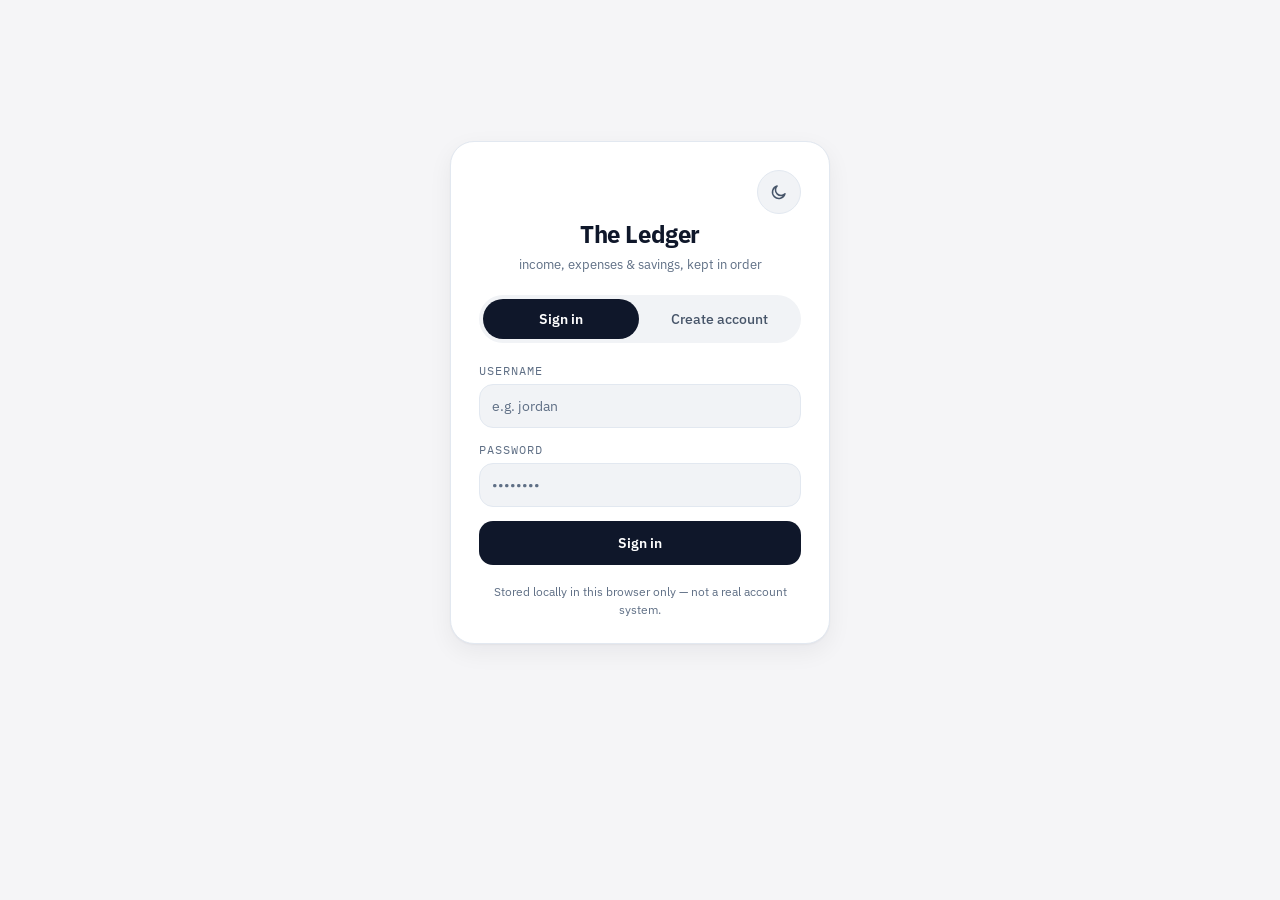
<file: budget-tracker.html>
<!DOCTYPE html>
<html lang="en">
<head>
<meta charset="UTF-8">
<meta name="viewport" content="width=device-width, initial-scale=1">
<title>Ledger — Budget Tracker</title>
<script>
  // Apply the saved/system theme before first paint so there's no light-to-dark flash.
  (function(){
    var theme = 'light';
    try{
      var saved = localStorage.getItem('ledger-theme');
      theme = saved || (window.matchMedia && window.matchMedia('(prefers-color-scheme: dark)').matches ? 'dark' : 'light');
    }catch(e){}
    document.documentElement.setAttribute('data-theme', theme);
  })();
</script>
<link rel="preconnect" href="https://fonts.googleapis.com">
<link rel="preconnect" href="https://fonts.gstatic.com" crossorigin>
<link rel="stylesheet" href="https://fonts.googleapis.com/css2?family=IBM+Plex+Sans:wght@400;500;600;700&family=IBM+Plex+Mono:wght@400;500;600;700&display=swap">
<style>
  :root{
    color-scheme: light;
    --bg: #F5F5F7;
    --surface: #FFFFFF;
    --surface-2: #F1F3F6;
    --surface-3: #E8ECF1;
    --text: #0F172A;
    --text-dim: #475569;
    --text-dimmer: #5F6F85;
    --navy: #0F172A;
    --navy-light: #1E3A8A;
    --focus: #1E3A8A;
    --gold: #A16207;
    --gold-soft: #D97706;
    --gold-text: #854D0E;
    --income: #059669;
    --income-bg: rgba(5,150,105,0.1);
    --income-text: #047857;
    --income-solid: #047857;
    --expense: #DC2626;
    --expense-bg: rgba(220,38,38,0.1);
    --expense-text: #B91C1C;
    --expense-solid: #DC2626;
    --on-solid: #FFFFFF;
    --border: #E2E8F0;
    --radius: 24px;
    --radius-sm: 14px;
    --shadow: 0 1px 2px rgba(15,23,42,0.04), 0 8px 24px rgba(15,23,42,0.06);
  }

  :root[data-theme="dark"]{
    color-scheme: dark;
    --bg: #0B1220;
    --surface: #131B2E;
    --surface-2: #1B2438;
    --surface-3: #232E47;
    --text: #E2E8F0;
    --text-dim: #94A3B8;
    --text-dimmer: #7C8BA3;
    --navy: #2563EB;
    --navy-light: #3B82F6;
    --focus: #60A5FA;
    --gold: #FBBF24;
    --gold-soft: #F59E0B;
    --gold-text: #FBBF24;
    --income: #34D399;
    --income-bg: rgba(52,211,153,0.15);
    --income-text: #34D399;
    --income-solid: #34D399;
    --expense: #F87171;
    --expense-bg: rgba(248,113,113,0.15);
    --expense-text: #F87171;
    --expense-solid: #F87171;
    --on-solid: #0B1220;
    --border: rgba(255,255,255,0.08);
    --shadow: 0 1px 2px rgba(0,0,0,0.2), 0 8px 24px rgba(0,0,0,0.3);
  }

  *{ box-sizing: border-box; }
  html,body{ margin:0; padding:0; }
  body{
    background: var(--bg);
    color: var(--text);
    font-family: 'IBM Plex Sans', sans-serif;
    min-height: 100vh;
    padding: 32px 16px 64px;
    transition: background-color .2s ease, color .2s ease;
  }

  .app{ max-width: 900px; margin: 0 auto; }

  /* Header */
  .header{
    display:flex;
    justify-content: space-between;
    align-items: flex-end;
    padding-bottom: 20px;
    margin-bottom: 20px;
  }
  .header h1{
    font-family: 'IBM Plex Sans', sans-serif;
    font-weight: 700;
    font-size: 1.7rem;
    margin: 0;
    letter-spacing: -0.02em;
    color: var(--navy);
  }
  .header .tagline{
    color: var(--text-dimmer);
    font-size: 0.85rem;
    margin-top: 4px;
  }
  .header .today{
    font-family: 'IBM Plex Mono', monospace;
    font-size: 0.78rem;
    color: var(--text-dimmer);
    text-align: right;
  }
  .header-actions{ display:flex; align-items:center; gap: 12px; }

  .theme-toggle{
    width: 44px; height: 44px;
    display:flex; align-items:center; justify-content:center;
    background: var(--surface-2);
    border: 1px solid var(--border);
    border-radius: 999px;
    color: var(--text-dim);
    cursor: pointer;
    transition: background .15s, color .15s, border-color .15s;
    flex-shrink: 0;
  }
  .theme-toggle:hover{ color: var(--navy); border-color: var(--navy); }
  .theme-toggle svg{ width: 18px; height: 18px; }

  /* Tabs — segmented pill control */
  .tabs{
    display:flex;
    gap: 2px;
    margin-bottom: 20px;
    background: var(--surface-2);
    border-radius: 999px;
    padding: 4px;
    width: fit-content;
    max-width: 100%;
    overflow-x: auto;
    scrollbar-width: none;
  }
  .tabs::-webkit-scrollbar{ display: none; }
  .tab{
    background: none;
    border: none;
    color: var(--text-dim);
    font-family: 'IBM Plex Sans', sans-serif;
    font-size: 0.85rem;
    font-weight: 500;
    padding: 8px 16px;
    min-height: 40px;
    white-space: nowrap;
    flex-shrink: 0;
    cursor: pointer;
    border-radius: 999px;
    transition: color .15s, background .15s;
  }
  .tab:hover{ color: var(--text); }
  .tab.active{ color: #fff; background: var(--navy); font-weight: 600; }

  :where(button, input, select, [tabindex]):focus-visible{
    outline: 2px solid var(--focus);
    outline-offset: 2px;
  }

  .panel{ display:none; }
  .panel.active{ display:block; animation: fade .25s ease; }
  @keyframes fade{ from{opacity:0; transform: translateY(4px);} to{opacity:1; transform:none;} }

  /* Bento grid — Overview */
  .bento-grid{
    display: grid;
    grid-template-columns: repeat(4, 1fr);
    grid-template-areas:
      "balance balance income expense"
      "balance balance categories categories"
      "chart chart chart chart"
      "goals goals goals goals";
    gap: 16px;
    margin-bottom: 18px;
  }
  .tile{
    background: var(--surface);
    border: 1px solid var(--border);
    border-radius: var(--radius);
    box-shadow: var(--shadow);
    padding: 22px 24px;
    transition: transform .2s ease, box-shadow .2s ease;
  }
  @media (hover: hover){
    .tile:hover{ transform: scale(1.015); box-shadow: 0 4px 8px rgba(15,23,42,0.06), 0 16px 32px rgba(15,23,42,0.09); }
  }
  .tile-balance{ grid-area: balance; display:flex; flex-direction:column; justify-content:center; }
  .tile-income{ grid-area: income; }
  .tile-expense{ grid-area: expense; }
  .tile-categories{ grid-area: categories; }
  .tile-chart{ grid-area: chart; position: relative; }
  .tile-goals{ grid-area: goals; }

  .tile-label{
    font-family: 'IBM Plex Mono', monospace;
    font-size: 0.75rem;
    letter-spacing: 1.2px;
    text-transform: uppercase;
    color: var(--text-dimmer);
    margin-bottom: 8px;
  }
  .tile-amount{
    font-family: 'IBM Plex Mono', monospace;
    font-variant-numeric: tabular-nums;
    font-weight: 600;
    font-size: 2.4rem;
    line-height: 1.1;
    letter-spacing: -0.01em;
  }
  .tile-amount.negative{ color: var(--expense); }
  .tile-amount.positive{ color: var(--navy); }
  .tile-income .tile-amount{ font-size: 1.5rem; color: var(--income); }
  .tile-expense .tile-amount{ font-size: 1.5rem; color: var(--expense); }

  .tile h2{
    font-family: 'IBM Plex Sans', sans-serif;
    font-size: 0.95rem;
    font-weight: 600;
    margin: 0 0 14px;
    color: var(--text);
  }

  /* Cards (Transactions / Goals tabs) */
  .card{
    background: var(--surface);
    border: 1px solid var(--border);
    border-radius: var(--radius);
    box-shadow: var(--shadow);
    padding: 22px 24px;
    margin-bottom: 16px;
  }
  .card h2{
    font-family: 'IBM Plex Sans', sans-serif;
    font-size: 1rem;
    font-weight: 600;
    margin: 0 0 16px;
    color: var(--text);
  }

  /* Category / goal progress rows */
  .cat-row{ margin-bottom: 14px; }
  .cat-row:last-child{ margin-bottom: 0; }
  .cat-row .cat-top{
    display:flex; justify-content: space-between;
    font-size: 0.85rem;
    margin-bottom: 6px;
  }
  .cat-top .amt{ font-family: 'IBM Plex Mono', monospace; font-variant-numeric: tabular-nums; color: var(--text-dim); }
  .bar-track{
    height: 8px;
    background: var(--surface-3);
    border-radius: 999px;
    overflow: hidden;
  }
  .bar-fill{
    height: 100%;
    border-radius: 999px;
    transition: width .3s;
  }
  .bar-fill.navy{ background: linear-gradient(90deg, var(--navy-light), var(--navy)); }
  .bar-fill.gold{ background: linear-gradient(90deg, var(--gold-soft), var(--gold)); }

  /* Monthly expense chart */
  .chart-wrap{ width: 100%; }
  .chart-svg{ width: 100%; height: auto; display:block; overflow: visible; }
  .chart-bar{ fill: var(--expense); transition: fill-opacity .15s; }
  .chart-hit{ fill: transparent; cursor: pointer; }
  .chart-bar-group:hover .chart-bar,
  .chart-bar-group:focus-within .chart-bar{ fill-opacity: 0.8; }
  .chart-bar-group:focus{ outline: none; }
  .chart-bar-group:focus-visible .chart-hit{ stroke: var(--focus); stroke-width: 2; }
  .chart-axis-label{
    font-family: 'IBM Plex Mono', monospace;
    font-size: 11px;
    fill: var(--text-dimmer);
  }
  .chart-value-label{
    font-family: 'IBM Plex Mono', monospace;
    font-size: 11px;
    fill: var(--text-dim);
  }
  .chart-baseline{ stroke: var(--border); stroke-width: 1; }
  .chart-tooltip{
    position: absolute;
    pointer-events: none;
    background: var(--navy);
    color: #fff;
    font-family: 'IBM Plex Sans', sans-serif;
    font-size: 0.75rem;
    padding: 6px 10px;
    border-radius: 8px;
    white-space: nowrap;
    transform: translate(-50%, -100%);
    opacity: 0;
    transition: opacity .12s ease;
    z-index: 10;
  }
  .chart-tooltip .val{
    font-family: 'IBM Plex Mono', monospace;
    font-weight: 600;
  }
  .chart-tooltip.visible{ opacity: 1; }

  .empty{
    color: var(--text-dimmer);
    font-size: 0.85rem;
    padding: 8px 0;
  }

  /* Forms */
  .form-row{
    display:flex;
    gap: 10px;
    flex-wrap: wrap;
    margin-bottom: 16px;
  }
  .field{ flex: 1; min-width: 110px; display:flex; flex-direction:column; gap:6px; }
  .field label, .field .field-label{
    font-size: 0.75rem;
    text-transform: uppercase;
    letter-spacing: 1px;
    color: var(--text-dimmer);
    font-family: 'IBM Plex Mono', monospace;
  }
  input, select{
    background: var(--surface-2);
    border: 1px solid var(--border);
    color: var(--text);
    padding: 10px 12px;
    min-height: 44px;
    border-radius: var(--radius-sm);
    font-family: 'IBM Plex Sans', sans-serif;
    font-size: 0.88rem;
    transition: border-color .15s, background .15s;
  }
  input:focus, select:focus{ border-color: var(--focus); background: var(--surface); }
  input::placeholder{ color: var(--text-dimmer); }

  .toggle-group{ display:flex; border: 1px solid var(--border); border-radius: var(--radius-sm); overflow:hidden; background: var(--surface-2); }
  .toggle-btn{
    flex:1;
    background: none;
    border:none;
    color: var(--text-dim);
    padding: 10px 12px;
    min-height: 44px;
    font-size: 0.85rem;
    cursor: pointer;
    font-family: 'IBM Plex Sans', sans-serif;
    transition: background .15s, color .15s;
  }
  .toggle-btn.active.income{ background: var(--income-solid); color: var(--on-solid); font-weight:600; }
  .toggle-btn.active.expense{ background: var(--expense-solid); color: var(--on-solid); font-weight:600; }

  .btn{
    background: var(--navy);
    color: #fff;
    border: none;
    padding: 11px 20px;
    min-height: 44px;
    border-radius: var(--radius-sm);
    font-weight: 600;
    font-size: 0.85rem;
    cursor: pointer;
    font-family: 'IBM Plex Sans', sans-serif;
    transition: background .15s, transform .15s;
  }
  .btn:hover{ background: var(--navy-light); }
  .btn:active{ transform: scale(0.98); }
  .tab:focus-visible, .toggle-btn:focus-visible{ outline-offset: -2px; }
  .btn.ghost{
    background: transparent;
    border: 1px solid var(--border);
    color: var(--text-dim);
  }
  .btn.ghost:hover{ border-color: var(--navy); color: var(--navy); background: var(--surface-2); }

  /* Transaction list */
  .ledger-month{
    font-family: 'IBM Plex Mono', monospace;
    font-size: 0.75rem;
    text-transform: uppercase;
    letter-spacing: 1.2px;
    color: var(--text-dimmer);
    margin: 18px 0 8px;
  }
  .ledger-month:first-child{ margin-top: 0; }
  .ledger-line{
    display:flex;
    align-items: center;
    justify-content: space-between;
    gap: 12px;
    padding: 12px 0;
    border-bottom: 1px solid var(--border);
  }
  .ledger-line:last-child{ border-bottom: none; }
  .ledger-line .info{ display:flex; flex-direction:column; gap: 2px; min-width:0; }
  .ledger-line .desc{
    font-size: 0.9rem;
    font-weight: 500;
    white-space: nowrap;
    overflow: hidden;
    text-overflow: ellipsis;
  }
  .ledger-line .cat-tag{
    font-size: 0.75rem;
    color: var(--text-dimmer);
  }
  .ledger-line .right{ display:flex; align-items:center; gap: 8px; flex-shrink:0; }
  .ledger-line .amt{
    font-family: 'IBM Plex Mono', monospace;
    font-variant-numeric: tabular-nums;
    font-size: 0.85rem;
    font-weight: 600;
    white-space: nowrap;
    padding: 4px 10px;
    border-radius: 999px;
  }
  .ledger-line .amt.income{ color: var(--income-text); background: var(--income-bg); }
  .ledger-line .amt.expense{ color: var(--expense-text); background: var(--expense-bg); }
  .del{
    display:flex; align-items:center; justify-content:center;
    width: 40px; height: 40px; flex-shrink: 0;
    background:none; border:none; color: var(--text-dimmer);
    cursor:pointer; font-size: 0.9rem; padding: 0;
    border-radius: 8px;
    transition: color .15s, background .15s;
  }
  .del:hover{ color: var(--expense-text); background: var(--expense-bg); }

  .total-line{
    display:flex;
    justify-content: space-between;
    padding-top: 14px;
    margin-top: 8px;
    border-top: 2px solid var(--navy);
    font-family: 'IBM Plex Mono', monospace;
    font-variant-numeric: tabular-nums;
    font-weight: 600;
    font-size: 0.95rem;
  }

  /* Goals */
  .goal-grid{
    display: grid;
    grid-template-columns: repeat(2, 1fr);
    gap: 16px;
  }
  .goal-card{
    background: var(--surface-2);
    border: 1px solid var(--border);
    border-radius: var(--radius-sm);
    padding: 18px 20px;
    transition: transform .2s ease;
  }
  @media (hover: hover){
    .goal-card:hover{ transform: scale(1.015); }
  }
  .goal-top{ display:flex; justify-content: space-between; align-items: flex-start; margin-bottom: 8px; gap: 8px; }
  .goal-name{ font-family: 'IBM Plex Sans', sans-serif; font-weight: 600; font-size: 1rem; }
  .goal-nums{ font-family: 'IBM Plex Mono', monospace; font-variant-numeric: tabular-nums; font-size: 0.82rem; color: var(--text-dim); }
  .goal-nums .target{ color: var(--text-dimmer); }
  .goal-actions{ display:flex; gap: 8px; margin-top: 14px; align-items:center; }
  .goal-actions input{ width: 110px; }
  .goal-pct{ font-family: 'IBM Plex Mono', monospace; font-size: 0.75rem; color: var(--gold-text); margin-top: 6px; }

  /* Daily calendar */
  .cal-nav{
    display:flex; align-items:center; justify-content: space-between;
    margin-bottom: 16px;
  }
  .cal-nav-btns{ display:flex; align-items:center; gap: 8px; }
  .cal-nav button{
    width: 40px; height: 40px;
    display:flex; align-items:center; justify-content:center;
    background: var(--surface-2);
    border: 1px solid var(--border);
    border-radius: 8px;
    color: var(--text-dim);
    cursor: pointer;
    font-family: 'IBM Plex Sans', sans-serif;
    font-size: 1rem;
    transition: border-color .15s, color .15s;
  }
  .cal-nav button:hover{ border-color: var(--navy); color: var(--navy); }
  .cal-nav .cal-today-btn{ width: auto; padding: 0 12px; font-size: 0.75rem; font-weight: 600; }
  .cal-label{ font-weight: 600; font-size: 1rem; }
  .calendar-grid{
    display: grid;
    grid-template-columns: repeat(7, 1fr);
    gap: 6px;
  }
  .cal-weekday{
    text-align:center;
    font-family: 'IBM Plex Mono', monospace;
    font-size: 0.72rem;
    letter-spacing: 0.5px;
    text-transform: uppercase;
    color: var(--text-dimmer);
    padding-bottom: 6px;
  }
  .day-cell{
    aspect-ratio: 1;
    display:flex; flex-direction:column; align-items:center; justify-content:center; gap: 4px;
    background: var(--surface-2);
    border: 1px solid var(--border);
    border-radius: 10px;
    color: var(--text);
    font-family: 'IBM Plex Sans', sans-serif;
    font-size: 0.8rem;
    cursor: pointer;
    transition: border-color .15s, background .15s;
  }
  .day-cell:hover{ border-color: var(--navy); }
  .day-cell.today{ border-color: var(--gold); border-width: 2px; font-weight: 600; }
  .day-cell.selected{ background: var(--navy); color: #fff; border-color: var(--navy); }
  .day-cell.empty{ visibility: hidden; pointer-events: none; }
  .day-dots{ display:flex; gap: 3px; height: 6px; }
  .day-dot{ width: 5px; height: 5px; border-radius: 50%; }
  .day-dot.income{ background: var(--income); }
  .day-dot.expense{ background: var(--expense); }
  .day-cell.selected .day-dot{ box-shadow: 0 0 0 1px rgba(255,255,255,0.6); }

  .day-detail-title{
    font-family: 'IBM Plex Sans', sans-serif;
    font-size: 1rem;
    font-weight: 600;
    margin: 0 0 4px;
  }
  .day-detail-sub{
    font-family: 'IBM Plex Mono', monospace;
    font-variant-numeric: tabular-nums;
    font-size: 0.8rem;
    color: var(--text-dim);
    margin-bottom: 16px;
  }
  .day-detail-sub .net-positive{ color: var(--income-text); }
  .day-detail-sub .net-negative{ color: var(--expense-text); }

  .loading{ text-align:center; color: var(--text-dimmer); padding: 40px 0; }

  /* Auth screen */
  .auth-wrap{
    min-height: 80vh;
    display:flex; align-items:center; justify-content:center;
    padding: 20px;
  }
  .auth-card{
    width: 100%;
    max-width: 380px;
    background: var(--surface);
    border: 1px solid var(--border);
    border-radius: var(--radius);
    box-shadow: var(--shadow);
    padding: 28px 28px 24px;
  }
  .auth-card-top{ display:flex; justify-content:flex-end; margin-bottom: 4px; }
  .auth-title{
    font-family: 'IBM Plex Sans', sans-serif;
    font-weight: 700;
    font-size: 1.5rem;
    text-align:center;
    color: var(--navy);
    margin: 0;
    letter-spacing: -0.02em;
  }
  .auth-tagline{
    text-align:center;
    color: var(--text-dimmer);
    font-size: 0.82rem;
    margin: 6px 0 22px;
  }
  .auth-tabs{ width: 100%; margin-bottom: 20px; }
  .auth-tabs .tab{ flex:1; text-align:center; }
  .auth-error{
    color: var(--expense-text);
    background: var(--expense-bg);
    border-radius: 8px;
    padding: 8px 12px;
    font-size: 0.8rem;
    margin: -4px 0 14px;
  }
  .auth-note{
    text-align:center;
    color: var(--text-dimmer);
    font-size: 0.75rem;
    margin-top: 18px;
    line-height: 1.5;
  }
  .signed-in-as{
    font-family: 'IBM Plex Mono', monospace;
    font-size: 0.75rem;
    color: var(--text-dimmer);
    text-align: right;
    margin-top: 3px;
  }
  .signed-in-as strong{ color: var(--text-dim); font-weight: 600; }

  @media (max-width: 640px){
    .bento-grid{
      grid-template-columns: 1fr;
      grid-template-areas:
        "balance"
        "income"
        "expense"
        "categories"
        "chart"
        "goals";
    }
    .goal-grid{ grid-template-columns: 1fr; }
  }
  @media (max-width: 480px){
    .tile-amount{ font-size: 1.9rem; }
    .header{ flex-direction: column; align-items: flex-start; gap: 6px; }
    .header .today{ text-align: left; }
    .calendar-grid{ gap: 4px; }
    .day-cell{ font-size: 0.7rem; border-radius: 8px; }
  }
  @media (prefers-reduced-motion: reduce){
    *{ animation-duration: 0.01ms !important; transition-duration: 0.01ms !important; }
  }
</style>
</head>
<body>
<div class="app" id="app">
  <div class="loading" id="loading">Loading…</div>
</div>

<script>
const STORAGE_PREFIX = 'ledger-data-v1';
const USERS_KEY = 'ledger-users';
const SESSION_KEY = 'ledger-current-user';
const EXPENSE_CATS = ['Food','Housing','Transport','Utilities','Entertainment','Health','Other'];
const INCOME_CATS = ['Salary','Freelance','Gift','Other'];

let state = { transactions: [], goals: [] };
let activeTab = 'overview';
let txType = 'expense';
let dailyType = 'expense';

let currentUser = null;
let authMode = 'signin';
let authError = '';

// Local calendar date as YYYY-MM-DD. (toISOString() is UTC, which flips to
// "tomorrow" in the evening for anyone west of Greenwich.)
function localISO(d){
  return `${d.getFullYear()}-${String(d.getMonth() + 1).padStart(2, '0')}-${String(d.getDate()).padStart(2, '0')}`;
}
function todayISO(){ return localISO(new Date()); }
let selectedDate = todayISO();
let calYear = new Date().getFullYear();
let calMonthIdx = new Date().getMonth();

const THEME_KEY = 'ledger-theme';
function toggleTheme(){
  const current = document.documentElement.getAttribute('data-theme') === 'dark' ? 'dark' : 'light';
  const next = current === 'dark' ? 'light' : 'dark';
  document.documentElement.setAttribute('data-theme', next);
  try{ localStorage.setItem(THEME_KEY, next); }catch(e){}
  render();
}

const SUN_ICON = '<svg viewBox="0 0 24 24" fill="none" stroke="currentColor" stroke-width="2" stroke-linecap="round"><circle cx="12" cy="12" r="4"></circle><path d="M12 2v2M12 20v2M4.9 4.9l1.4 1.4M17.7 17.7l1.4 1.4M2 12h2M20 12h2M4.9 19.1l1.4-1.4M17.7 6.3l1.4-1.4"></path></svg>';
const MOON_ICON = '<svg viewBox="0 0 24 24" fill="none" stroke="currentColor" stroke-width="2" stroke-linecap="round" stroke-linejoin="round"><path d="M20 14.5A8.5 8.5 0 1 1 9.5 4a7 7 0 0 0 10.5 10.5Z"></path></svg>';

// Money is stored as integer cents (v2 data) so sums are exact: 10 + 20 === 30.
// With dollar floats, 0.1 + 0.2 is 0.30000000000000004.
const DATA_VERSION = 2;
function toCents(value){
  const n = parseFloat(value);
  return Number.isFinite(n) ? Math.round(n * 100) : NaN;
}
function fmt(cents){
  const neg = cents < 0;
  const v = (Math.abs(cents) / 100).toLocaleString(undefined, {minimumFractionDigits:2, maximumFractionDigits:2});
  return (neg ? '-' : '') + '$' + v;
}
function uid(){ return Math.random().toString(36).slice(2,10); }
function escapeHtml(s){
  return String(s).replace(/[&<>"']/g, c => ({'&':'&amp;','<':'&lt;','>':'&gt;','"':'&quot;',"'":'&#39;'}[c]));
}

async function hashPassword(pw){
  if(window.crypto && window.crypto.subtle){
    try{
      const buf = await crypto.subtle.digest('SHA-256', new TextEncoder().encode(pw));
      return Array.from(new Uint8Array(buf)).map(b => b.toString(16).padStart(2,'0')).join('');
    }catch(e){ /* fall through to non-crypto fallback below */ }
  }
  let h = 0;
  for(let i = 0; i < pw.length; i++){ h = (Math.imul(31, h) + pw.charCodeAt(i)) | 0; }
  return 'fallback:' + h.toString(16);
}

function getUsers(){
  try{ return JSON.parse(localStorage.getItem(USERS_KEY)) || {}; }catch(e){ return {}; }
}
function saveUsers(users){
  localStorage.setItem(USERS_KEY, JSON.stringify(users));
}
function userStorageKey(username){ return `${STORAGE_PREFIX}:${username}`; }

async function signIn(username, password){
  username = username.trim();
  authError = '';
  const users = getUsers();
  const rec = users[username];
  if(!username || !rec){ authError = 'No account found with that username.'; render(); return; }
  const hash = await hashPassword(password);
  if(hash !== rec.passwordHash){ authError = 'Incorrect password.'; render(); return; }
  currentUser = username;
  localStorage.setItem(SESSION_KEY, username);
  loadUserData();
  render();
}

async function signUp(username, password, confirm){
  username = username.trim();
  authError = '';
  if(!username){ authError = 'Enter a username.'; render(); return; }
  if(password.length < 4){ authError = 'Password must be at least 4 characters.'; render(); return; }
  if(password !== confirm){ authError = 'Passwords do not match.'; render(); return; }
  const users = getUsers();
  if(users[username]){ authError = 'That username is already taken.'; render(); return; }
  users[username] = { passwordHash: await hashPassword(password) };
  saveUsers(users);
  currentUser = username;
  localStorage.setItem(SESSION_KEY, username);
  loadUserData();
  render();
}

function signOut(){
  currentUser = null;
  localStorage.removeItem(SESSION_KEY);
  state = { transactions: [], goals: [] };
  activeTab = 'overview';
  authMode = 'signin';
  authError = '';
  render();
}

function loadUserData(){
  state = { transactions: [], goals: [] };
  try{
    const raw = localStorage.getItem(userStorageKey(currentUser));
    if(raw){
      state = JSON.parse(raw);
      state.transactions = state.transactions || [];
      state.goals = state.goals || [];
      if(state.v !== DATA_VERSION){
        // v1 stored dollar floats; convert to integer cents once.
        const c = x => Math.round((Number(x) || 0) * 100);
        state.transactions.forEach(t => { t.amount = c(t.amount); });
        state.goals.forEach(g => { g.target = c(g.target); g.saved = c(g.saved); });
        state.v = DATA_VERSION;
        save();
      }
    }
  }catch(e){
    // no existing data yet
  }
}

function restoreSession(){
  const saved = localStorage.getItem(SESSION_KEY);
  if(saved){
    currentUser = saved;
    loadUserData();
  }
  render();
}

function save(){
  if(!currentUser) return;
  try{
    state.v = DATA_VERSION;
    localStorage.setItem(userStorageKey(currentUser), JSON.stringify(state));
  }catch(e){
    console.error('Could not save ledger data', e);
  }
}

function addTransaction(data){
  state.transactions.unshift({ id: uid(), ...data });
  save(); render();
}
function deleteTransaction(id){
  state.transactions = state.transactions.filter(t => t.id !== id);
  save(); render();
}
function addGoal(data){
  state.goals.push({ id: uid(), saved: 0, ...data });
  save(); render();
}
function deleteGoal(id){
  state.goals = state.goals.filter(g => g.id !== id);
  save(); render();
}
function contributeToGoal(id, amount){
  const g = state.goals.find(g => g.id === id);
  if(g){ g.saved = Math.max(0, g.saved + amount); save(); render(); }
}

function totals(){
  let income = 0, expense = 0;
  const byCategory = {};
  state.transactions.forEach(t => {
    if(t.type === 'income') income += t.amount;
    else {
      expense += t.amount;
      byCategory[t.category] = (byCategory[t.category] || 0) + t.amount;
    }
  });
  return { income, expense, balance: income - expense, byCategory };
}

function monthKey(dateStr){
  const d = new Date(dateStr + 'T00:00:00');
  return d.toLocaleString(undefined, { month: 'long', year: 'numeric' });
}

function pad2(n){ return String(n).padStart(2, '0'); }

function transactionsForDate(dateStr){
  return state.transactions.filter(tx => tx.date === dateStr);
}

function dayTotals(dateStr){
  let income = 0, expense = 0;
  transactionsForDate(dateStr).forEach(tx => {
    if(tx.type === 'income') income += tx.amount; else expense += tx.amount;
  });
  return { income, expense, net: income - expense };
}

function shiftCalendar(delta){
  calMonthIdx += delta;
  if(calMonthIdx < 0){ calMonthIdx = 11; calYear--; }
  if(calMonthIdx > 11){ calMonthIdx = 0; calYear++; }
  render();
}

function goToToday(){
  const d = new Date();
  calYear = d.getFullYear();
  calMonthIdx = d.getMonth();
  selectedDate = todayISO();
  render();
}

function monthlyExpenseSeries(){
  const buckets = {};
  state.transactions.forEach(tx => {
    if(tx.type !== 'expense') return;
    const d = new Date(tx.date + 'T00:00:00');
    const key = `${d.getFullYear()}-${String(d.getMonth()+1).padStart(2,'0')}`;
    buckets[key] = (buckets[key] || 0) + tx.amount;
  });
  const keys = Object.keys(buckets).sort();
  const recent = keys.slice(-6);
  const years = new Set(recent.map(k => k.slice(0,4)));
  return recent.map(key => {
    const [y, m] = key.split('-').map(Number);
    const d = new Date(y, m-1, 1);
    const label = years.size > 1
      ? d.toLocaleString(undefined, { month: 'short', year: '2-digit' })
      : d.toLocaleString(undefined, { month: 'short' });
    return { key, label, total: buckets[key] };
  });
}

function renderChart(series){
  if(!series.length){
    return `<h2>Expenses by month</h2><div class="empty">No expenses logged yet. Add one from the Transactions tab.</div>`;
  }
  // Size the viewBox to the real container width so SVG text renders 1:1
  // (a fixed 640px viewBox shrinks labels to ~4px on phones).
  const W = Math.max(260, Math.min(900, window.innerWidth - 32) - 50), H = 190;
  const padTop = 28, padBottom = 28, padSide = 8;
  const plotW = W - padSide*2;
  const plotH = H - padTop - padBottom;
  const max = Math.max(...series.map(s => s.total), 1);
  const n = series.length;
  const slot = plotW / n;
  const barW = Math.min(28, slot * 0.5);
  const baselineY = H - padBottom;
  const compact = slot < 72;
  const shortAmt = cents => { const v = cents / 100; return v >= 1000 ? '$' + (v / 1000).toFixed(1).replace(/\.0$/, '') + 'k' : '$' + Math.round(v); };

  const bars = series.map((s, i) => {
    const cx = padSide + slot * i + slot / 2;
    const x = cx - barW / 2;
    const h = max > 0 ? (s.total / max) * plotH : 0;
    const y = baselineY - h;
    const r = Math.min(4, h);
    const path = h > 0
      ? `M${x},${baselineY} L${x},${y+r} Q${x},${y} ${x+r},${y} L${x+barW-r},${y} Q${x+barW},${y} ${x+barW},${y+r} L${x+barW},${baselineY} Z`
      : `M${x},${baselineY} L${x+barW},${baselineY}`;
    const valueText = fmt(s.total);
    return `
      <g class="chart-bar-group" tabindex="0" role="img" aria-label="${s.label}: ${valueText}" data-month="${s.label}" data-value="${valueText}" data-cx="${cx}" data-top="${y}">
        <text class="chart-value-label" x="${cx}" y="${Math.max(y-6, 12)}" text-anchor="middle">${compact ? shortAmt(s.total) : valueText}</text>
        <path class="chart-bar" d="${path}"></path>
        <text class="chart-axis-label" x="${cx}" y="${H-8}" text-anchor="middle" aria-hidden="true">${s.label}</text>
        <rect class="chart-hit" x="${padSide + slot*i}" y="${padTop}" width="${slot}" height="${plotH+padBottom}"></rect>
      </g>
    `;
  }).join('');

  return `
    <h2>Expenses by month</h2>
    <div class="chart-wrap">
      <svg class="chart-svg" viewBox="0 0 ${W} ${H}" preserveAspectRatio="xMidYMid meet">
        <line class="chart-baseline" x1="${padSide}" y1="${baselineY}" x2="${W-padSide}" y2="${baselineY}"></line>
        ${bars}
      </svg>
      <div class="chart-tooltip" id="chart-tooltip"></div>
    </div>
  `;
}

function renderDaily(){
  const monthLabel = new Date(calYear, calMonthIdx, 1).toLocaleString(undefined, { month: 'long', year: 'numeric' });
  const firstWeekday = new Date(calYear, calMonthIdx, 1).getDay();
  const numDays = new Date(calYear, calMonthIdx + 1, 0).getDate();
  const weekdayNames = ['Sun','Mon','Tue','Wed','Thu','Fri','Sat'];

  const weekdayHeaders = weekdayNames.map(w => `<div class="cal-weekday">${w}</div>`).join('');
  const leadingBlanks = Array.from({ length: firstWeekday }, () => `<div class="day-cell empty"></div>`).join('');

  const dayCells = Array.from({ length: numDays }, (_, i) => {
    const day = i + 1;
    const dateStr = `${calYear}-${pad2(calMonthIdx + 1)}-${pad2(day)}`;
    const dt = dayTotals(dateStr);
    const isToday = dateStr === todayISO();
    const isSelected = dateStr === selectedDate;
    const dots = (dt.income > 0 ? '<span class="day-dot income"></span>' : '') +
                 (dt.expense > 0 ? '<span class="day-dot expense"></span>' : '');
    const dayLabel = new Date(calYear, calMonthIdx, day).toLocaleDateString(undefined, { weekday: 'long', month: 'long', day: 'numeric', year: 'numeric' });
    const entryCount = transactionsForDate(dateStr).length;
    const summary = entryCount
      ? `${entryCount} ${entryCount === 1 ? 'entry' : 'entries'}: income ${fmt(dt.income)}, expenses ${fmt(dt.expense)}`
      : 'no entries';
    return `
      <button type="button" class="day-cell ${isToday ? 'today' : ''} ${isSelected ? 'selected' : ''}" data-date="${dateStr}" aria-pressed="${isSelected}"${isToday ? ' aria-current="date"' : ''} aria-label="${dayLabel}, ${summary}">
        <span class="day-num">${day}</span>
        <span class="day-dots" aria-hidden="true">${dots}</span>
      </button>
    `;
  }).join('');

  const selectedEntries = transactionsForDate(selectedDate).slice().sort((a,b) => a.id < b.id ? 1 : -1);
  const selDt = dayTotals(selectedDate);
  const selLabel = new Date(selectedDate + 'T00:00:00').toLocaleDateString(undefined, { weekday: 'long', month: 'long', day: 'numeric', year: 'numeric' });
  const netClass = selDt.net > 0 ? 'net-positive' : (selDt.net < 0 ? 'net-negative' : '');

  const entryLines = selectedEntries.length ? selectedEntries.map(tx => `
    <div class="ledger-line">
      <div class="info">
        <span class="desc">${escapeHtml(tx.note || tx.category)}</span>
        <span class="cat-tag">${escapeHtml(tx.category)}</span>
      </div>
      <div class="right">
        <span class="amt ${tx.type}">${tx.type==='expense'?'-':'+'}${fmt(tx.amount)}</span>
        <button class="del" data-del="${tx.id}" aria-label="Delete ${escapeHtml(tx.note || tx.category)} entry, ${tx.type==='expense'?'expense':'income'} of ${fmt(tx.amount)}"><span aria-hidden="true">✕</span></button>
      </div>
    </div>
  `).join('') : `<div class="empty">No entries on this day yet.</div>`;

  const cats = dailyType === 'income' ? INCOME_CATS : EXPENSE_CATS;
  const catOptions = cats.map(c => `<option value="${c}">${c}</option>`).join('');

  return `
    <div class="card">
      <div class="cal-nav">
        <div class="cal-label">${monthLabel}</div>
        <div class="cal-nav-btns">
          <button type="button" class="cal-today-btn" data-cal-today aria-label="Jump to today">Today</button>
          <button type="button" data-cal-nav="-1" aria-label="Previous month">‹</button>
          <button type="button" data-cal-nav="1" aria-label="Next month">›</button>
        </div>
      </div>
      <div class="calendar-grid">
        ${weekdayHeaders}
        ${leadingBlanks}
        ${dayCells}
      </div>
    </div>
    <div class="card">
      <div class="day-detail-title">${selLabel}</div>
      <div class="day-detail-sub">Income ${fmt(selDt.income)} &nbsp;·&nbsp; Expenses ${fmt(selDt.expense)} &nbsp;·&nbsp; Net <span class="${netClass}">${fmt(selDt.net)}</span></div>
      ${entryLines}
    </div>
    <div class="card">
      <h2>Add entry for this day</h2>
      <div class="form-row">
        <div class="field" style="flex: 0 0 160px;">
          <span class="field-label" id="daily-type-label">Type</span>
          <div class="toggle-group" role="group" aria-labelledby="daily-type-label">
            <button type="button" class="toggle-btn expense ${dailyType==='expense'?'active':''}" data-dtype="expense" aria-pressed="${dailyType==='expense'}">Expense</button>
            <button type="button" class="toggle-btn income ${dailyType==='income'?'active':''}" data-dtype="income" aria-pressed="${dailyType==='income'}">Income</button>
          </div>
        </div>
        <div class="field">
          <label for="daily-amount">Amount</label>
          <input type="number" id="daily-amount" step="0.01" min="0" placeholder="0.00" inputmode="decimal">
        </div>
        <div class="field">
          <label for="daily-category">Category</label>
          <select id="daily-category">${catOptions}</select>
        </div>
      </div>
      <div class="form-row">
        <div class="field" style="flex: 3;">
          <label for="daily-note">Note (optional)</label>
          <input type="text" id="daily-note" placeholder="e.g. groceries at the market">
        </div>
      </div>
      <button class="btn" id="add-daily-tx-btn">Add entry</button>
    </div>
  `;
}

function renderAuthScreen(){
  const isDark = document.documentElement.getAttribute('data-theme') === 'dark';
  const isSignup = authMode === 'signup';
  return `
    <div class="auth-wrap">
      <div class="auth-card">
        <div class="auth-card-top">
          <button type="button" class="theme-toggle" id="theme-toggle" aria-label="${isDark ? 'Switch to light mode' : 'Switch to dark mode'}">${isDark ? SUN_ICON : MOON_ICON}</button>
        </div>
        <h1 class="auth-title">The Ledger</h1>
        <div class="auth-tagline">income, expenses & savings, kept in order</div>
        <div class="tabs auth-tabs" role="group" aria-label="Account mode">
          <button type="button" class="tab ${!isSignup?'active':''}" data-authmode="signin" aria-pressed="${!isSignup}">Sign in</button>
          <button type="button" class="tab ${isSignup?'active':''}" data-authmode="signup" aria-pressed="${isSignup}">Create account</button>
        </div>
        <form id="auth-form" novalidate>
          <div class="field" style="margin-bottom:14px;">
            <label for="auth-username">Username</label>
            <input type="text" id="auth-username" autocomplete="username" placeholder="e.g. jordan"${authError ? ' aria-invalid="true" aria-describedby="auth-error"' : ''}>
          </div>
          <div class="field" style="margin-bottom:14px;">
            <label for="auth-password">Password</label>
            <input type="password" id="auth-password" autocomplete="${isSignup ? 'new-password' : 'current-password'}" placeholder="••••••••"${authError ? ' aria-invalid="true" aria-describedby="auth-error"' : ''}>
          </div>
          ${isSignup ? `
          <div class="field" style="margin-bottom:14px;">
            <label for="auth-password-confirm">Confirm password</label>
            <input type="password" id="auth-password-confirm" autocomplete="new-password" placeholder="••••••••">
          </div>` : ''}
          ${authError ? `<div class="auth-error" id="auth-error" role="alert">${escapeHtml(authError)}</div>` : ''}
          <button type="submit" id="auth-submit" class="btn" style="width:100%;">${isSignup ? 'Create account' : 'Sign in'}</button>
        </form>
        <div class="auth-note">Stored locally in this browser only — not a real account system.</div>
      </div>
    </div>
  `;
}

function attachAuthHandlers(){
  const themeBtn = document.getElementById('theme-toggle');
  if(themeBtn) themeBtn.addEventListener('click', toggleTheme);

  document.querySelectorAll('[data-authmode]').forEach(btn => {
    btn.addEventListener('click', () => { authMode = btn.dataset.authmode; authError = ''; render(); });
  });

  const form = document.getElementById('auth-form');
  if(form){
    form.addEventListener('submit', (e) => {
      e.preventDefault();
      const username = document.getElementById('auth-username').value;
      const password = document.getElementById('auth-password').value;
      if(authMode === 'signup'){
        const confirm = document.getElementById('auth-password-confirm').value;
        signUp(username, password, confirm);
      } else {
        signIn(username, password);
      }
    });
  }
}

// render() rebuilds the DOM, which drops keyboard focus; remember which control
// had it and put focus back afterwards.
const FOCUS_ATTRS = ['data-tab','data-date','data-type','data-dtype','data-cal-nav','data-authmode','data-del','data-delgoal','data-contribute'];
function focusSelector(){
  const el = document.activeElement;
  if(!el || el === document.body) return null;
  if(el.id) return '#' + CSS.escape(el.id);
  if(el.hasAttribute('data-cal-today')) return '[data-cal-today]';
  for(const a of FOCUS_ATTRS){
    if(el.hasAttribute(a)) return `[${a}="${CSS.escape(el.getAttribute(a))}"]`;
  }
  return null;
}
function restoreFocus(sel){
  if(!sel) return;
  const el = document.querySelector(sel);
  if(el) el.focus({ preventScroll: true });
}

// Same problem for typed-but-unsubmitted text: keep it across re-renders
// (type toggle, theme toggle, failed sign-in). Passwords are never kept.
function captureDrafts(){
  const drafts = {};
  document.querySelectorAll('#app input[id], #app select[id]').forEach(el => {
    if(el.type === 'password' || !el.value) return;
    drafts[el.id] = el.value;
  });
  return drafts;
}
function restoreDrafts(drafts){
  Object.keys(drafts).forEach(id => {
    const el = document.getElementById(id);
    if(!el) return;
    // A <select> whose options changed (e.g. expense -> income categories) keeps its default.
    if(el.tagName === 'SELECT' && !Array.from(el.options).some(o => o.value === drafts[id])) return;
    el.value = drafts[id];
  });
}
// Called after a successful submit so the form comes back empty rather than restored.
function clearFields(ids){
  ids.forEach(id => { const el = document.getElementById(id); if(el) el.value = ''; });
}

function render(){
  const app = document.getElementById('app');
  const focusSel = focusSelector();
  const drafts = captureDrafts();

  if(!currentUser){
    app.innerHTML = renderAuthScreen();
    attachAuthHandlers();
    restoreDrafts(drafts);
    restoreFocus(focusSel);
    return;
  }

  const t = totals();
  const today = new Date().toLocaleDateString(undefined, { weekday:'short', year:'numeric', month:'short', day:'numeric' });
  const isDark = document.documentElement.getAttribute('data-theme') === 'dark';

  app.innerHTML = `
    <div class="header">
      <div>
        <h1>The Ledger</h1>
        <div class="tagline">income, expenses & savings, kept in order</div>
      </div>
      <div class="header-actions">
        <div>
          <div class="today">${today}</div>
          <div class="signed-in-as">signed in as <strong>${escapeHtml(currentUser)}</strong></div>
        </div>
        <button type="button" class="theme-toggle" id="theme-toggle" aria-label="${isDark ? 'Switch to light mode' : 'Switch to dark mode'}">${isDark ? SUN_ICON : MOON_ICON}</button>
        <button type="button" class="btn ghost" id="sign-out-btn" style="padding:9px 16px; font-size:0.78rem;">Sign out</button>
      </div>
    </div>
    <nav class="tabs" aria-label="Sections">
      <button type="button" class="tab ${activeTab==='overview'?'active':''}" data-tab="overview" ${activeTab==='overview'?'aria-current="page"':''}>Overview</button>
      <button type="button" class="tab ${activeTab==='transactions'?'active':''}" data-tab="transactions" ${activeTab==='transactions'?'aria-current="page"':''}>Transactions</button>
      <button type="button" class="tab ${activeTab==='daily'?'active':''}" data-tab="daily" ${activeTab==='daily'?'aria-current="page"':''}>Daily</button>
      <button type="button" class="tab ${activeTab==='goals'?'active':''}" data-tab="goals" ${activeTab==='goals'?'aria-current="page"':''}>Savings Goals</button>
    </nav>
    <main id="panels"></main>
  `;

  document.querySelectorAll('.tab').forEach(btn=>{
    btn.addEventListener('click', ()=>{ activeTab = btn.dataset.tab; render(); });
  });
  const themeBtn = document.getElementById('theme-toggle');
  if(themeBtn) themeBtn.addEventListener('click', toggleTheme);
  const signOutBtn = document.getElementById('sign-out-btn');
  if(signOutBtn) signOutBtn.addEventListener('click', signOut);

  const panels = document.getElementById('panels');
  if(activeTab === 'overview') panels.innerHTML = renderOverview(t);
  else if(activeTab === 'transactions') panels.innerHTML = renderTransactions(t);
  else if(activeTab === 'daily') panels.innerHTML = renderDaily();
  else panels.innerHTML = renderGoals();

  attachPanelHandlers(t);
  restoreDrafts(drafts);
  restoreFocus(focusSel);
}

// Chart geometry depends on viewport width, so redraw when the width changes.
let lastViewportW = window.innerWidth;
let resizeTimer = null;
window.addEventListener('resize', () => {
  clearTimeout(resizeTimer);
  resizeTimer = setTimeout(() => {
    if(window.innerWidth === lastViewportW) return;
    lastViewportW = window.innerWidth;
    if(currentUser && activeTab === 'overview') render();
  }, 150);
});

function renderOverview(t){
  const balClass = t.balance < 0 ? 'negative' : 'positive';
  const catEntries = Object.entries(t.byCategory).sort((a,b)=>b[1]-a[1]);
  const maxCat = catEntries.length ? catEntries[0][1] : 1;

  const catRows = catEntries.length ? catEntries.map(([cat, amt]) => `
    <div class="cat-row">
      <div class="cat-top"><span>${escapeHtml(cat)}</span><span class="amt">${fmt(amt)}</span></div>
      <div class="bar-track"><div class="bar-fill navy" style="width:${Math.round((amt/maxCat)*100)}%"></div></div>
    </div>
  `).join('') : `<div class="empty">No expenses logged yet. Add one from the Transactions tab.</div>`;

  const goalsSummary = state.goals.length ? state.goals.map(g => {
    const pct = g.target > 0 ? Math.min(100, Math.round((g.saved / g.target)*100)) : 0;
    return `
      <div class="cat-row">
        <div class="cat-top"><span>${escapeHtml(g.name)}</span><span class="amt">${fmt(g.saved)} / ${fmt(g.target)}</span></div>
        <div class="bar-track"><div class="bar-fill gold" style="width:${pct}%"></div></div>
      </div>`;
  }).join('') : `<div class="empty">No savings goals yet. Set one from the Savings Goals tab.</div>`;

  const chartSeries = monthlyExpenseSeries();

  return `
    <div class="bento-grid">
      <div class="tile tile-balance">
        <div class="tile-label">Current Balance</div>
        <div class="tile-amount ${balClass}">${fmt(t.balance)}</div>
      </div>
      <div class="tile tile-income">
        <div class="tile-label">Income</div>
        <div class="tile-amount">${fmt(t.income)}</div>
      </div>
      <div class="tile tile-expense">
        <div class="tile-label">Expenses</div>
        <div class="tile-amount">${fmt(t.expense)}</div>
      </div>
      <div class="tile tile-categories">
        <h2>Spending by category</h2>
        ${catRows}
      </div>
      <div class="tile tile-chart">
        ${renderChart(chartSeries)}
      </div>
      <div class="tile tile-goals">
        <h2>Savings goals</h2>
        ${goalsSummary}
      </div>
    </div>
  `;
}

function renderTransactions(t){
  const cats = txType === 'income' ? INCOME_CATS : EXPENSE_CATS;
  const catOptions = cats.map(c => `<option value="${c}">${c}</option>`).join('');

  const grouped = {};
  state.transactions.forEach(tx => {
    const mk = monthKey(tx.date);
    grouped[mk] = grouped[mk] || [];
    grouped[mk].push(tx);
  });

  const lines = Object.keys(grouped).length ? Object.entries(grouped).map(([month, txs]) => `
    <div class="ledger-month">${month}</div>
    ${txs.map(tx => `
      <div class="ledger-line">
        <div class="info">
          <span class="desc">${escapeHtml(tx.note || tx.category)}</span>
          <span class="cat-tag">${escapeHtml(tx.category)}</span>
        </div>
        <div class="right">
          <span class="amt ${tx.type}">${tx.type==='expense'?'-':'+'}${fmt(tx.amount)}</span>
          <button class="del" data-del="${tx.id}" aria-label="Delete ${escapeHtml(tx.note || tx.category)} entry, ${tx.type==='expense'?'expense':'income'} of ${fmt(tx.amount)}"><span aria-hidden="true">✕</span></button>
        </div>
      </div>
    `).join('')}
  `).join('') : `<div class="empty">No entries yet. Log your first transaction above.</div>`;

  return `
    <div class="card">
      <h2>New entry</h2>
      <div class="form-row">
        <div class="field" style="flex: 0 0 160px;">
          <span class="field-label" id="tx-type-label">Type</span>
          <div class="toggle-group" role="group" aria-labelledby="tx-type-label">
            <button type="button" class="toggle-btn expense ${txType==='expense'?'active':''}" data-type="expense" aria-pressed="${txType==='expense'}">Expense</button>
            <button type="button" class="toggle-btn income ${txType==='income'?'active':''}" data-type="income" aria-pressed="${txType==='income'}">Income</button>
          </div>
        </div>
        <div class="field">
          <label for="tx-amount">Amount</label>
          <input type="number" id="tx-amount" step="0.01" min="0" placeholder="0.00" inputmode="decimal">
        </div>
        <div class="field">
          <label for="tx-category">Category</label>
          <select id="tx-category">${catOptions}</select>
        </div>
        <div class="field">
          <label for="tx-date">Date</label>
          <input type="date" id="tx-date" value="${todayISO()}">
        </div>
      </div>
      <div class="form-row">
        <div class="field" style="flex: 3;">
          <label for="tx-note">Note (optional)</label>
          <input type="text" id="tx-note" placeholder="e.g. groceries at the market">
        </div>
      </div>
      <button class="btn" id="add-tx-btn">Add entry</button>
    </div>
    <div class="card">
      <h2>Entries</h2>
      ${lines}
      ${state.transactions.length ? `
      <div class="total-line">
        <span>Net</span>
        <span>${fmt(t.balance)}</span>
      </div>` : ''}
    </div>
  `;
}

function renderGoals(){
  const goalCards = state.goals.length ? state.goals.map(g => {
    const pct = g.target > 0 ? Math.min(100, Math.round((g.saved / g.target)*100)) : 0;
    return `
      <div class="goal-card">
        <div class="goal-top">
          <span class="goal-name">${escapeHtml(g.name)}</span>
          <button class="del" data-delgoal="${g.id}" aria-label="Delete goal ${escapeHtml(g.name)}"><span aria-hidden="true">✕</span></button>
        </div>
        <div class="goal-nums">${fmt(g.saved)} <span class="target">of ${fmt(g.target)}</span></div>
        <div class="bar-track" style="margin-top:10px;"><div class="bar-fill gold" style="width:${pct}%"></div></div>
        <div class="goal-pct">${pct}% funded</div>
        <div class="goal-actions">
          <input type="number" min="0" step="0.01" placeholder="Amount" inputmode="decimal" id="contrib-${g.id}" aria-label="Amount to add to ${escapeHtml(g.name)}">
          <button class="btn ghost" data-contribute="${g.id}">Add funds</button>
        </div>
      </div>
    `;
  }).join('') : `<div class="empty">No savings goals yet. Create one below — a vacation fund, an emergency cushion, whatever you're working toward.</div>`;

  return `
    <div class="card">
      <h2>Your goals</h2>
      <div class="goal-grid">${goalCards}</div>
    </div>
    <div class="card">
      <h2>New goal</h2>
      <div class="form-row">
        <div class="field" style="flex:2;">
          <label for="goal-name">Goal name</label>
          <input type="text" id="goal-name" placeholder="e.g. Emergency fund">
        </div>
        <div class="field">
          <label for="goal-target">Target amount</label>
          <input type="number" min="0" step="0.01" id="goal-target" placeholder="0.00" inputmode="decimal">
        </div>
      </div>
      <button class="btn" id="add-goal-btn">Create goal</button>
    </div>
  `;
}

function attachPanelHandlers(t){
  // Enter submits the card's primary button (these cards aren't <form>s)
  document.querySelectorAll('.card input, .goal-card input').forEach(inp => {
    inp.addEventListener('keydown', (e) => {
      if(e.key !== 'Enter') return;
      e.preventDefault();
      const scope = inp.closest('.goal-card, .card');
      const primary = scope && scope.querySelector('button.btn');
      if(primary) primary.click();
    });
  });

  // Monthly expense chart
  const barGroups = document.querySelectorAll('.chart-bar-group');
  if(barGroups.length){
    const svg = document.querySelector('.chart-svg');
    const wrap = document.querySelector('.chart-wrap');
    const tooltip = document.getElementById('chart-tooltip');
    const showTip = (g) => {
      const svgRect = svg.getBoundingClientRect();
      const wrapRect = wrap.getBoundingClientRect();
      const vb = svg.viewBox.baseVal;
      const scaleX = svgRect.width / vb.width;
      const scaleY = svgRect.height / vb.height;
      const px = (svgRect.left - wrapRect.left) + parseFloat(g.dataset.cx) * scaleX;
      const py = (svgRect.top - wrapRect.top) + parseFloat(g.dataset.top) * scaleY;
      tooltip.innerHTML = '';
      tooltip.appendChild(document.createTextNode(g.dataset.month + ' — '));
      const val = document.createElement('span');
      val.className = 'val';
      val.textContent = g.dataset.value;
      tooltip.appendChild(val);
      tooltip.style.left = px + 'px';
      tooltip.style.top = (py - 8) + 'px';
      tooltip.classList.add('visible');
    };
    const hideTip = () => tooltip.classList.remove('visible');
    barGroups.forEach(g => {
      g.addEventListener('pointerenter', () => showTip(g));
      g.addEventListener('pointerleave', hideTip);
      g.addEventListener('focus', () => showTip(g));
      g.addEventListener('blur', hideTip);
    });
  }

  // Daily calendar panel
  document.querySelectorAll('[data-cal-nav]').forEach(btn => {
    btn.addEventListener('click', () => shiftCalendar(parseInt(btn.dataset.calNav, 10)));
  });
  const calTodayBtn = document.querySelector('[data-cal-today]');
  if(calTodayBtn) calTodayBtn.addEventListener('click', goToToday);
  document.querySelectorAll('.day-cell[data-date]').forEach(btn => {
    btn.addEventListener('click', () => { selectedDate = btn.dataset.date; render(); });
  });
  document.querySelectorAll('.toggle-btn[data-dtype]').forEach(btn => {
    btn.addEventListener('click', () => { dailyType = btn.dataset.dtype; render(); });
  });
  const addDailyTxBtn = document.getElementById('add-daily-tx-btn');
  if(addDailyTxBtn){
    addDailyTxBtn.addEventListener('click', () => {
      const amount = toCents(document.getElementById('daily-amount').value);
      const category = document.getElementById('daily-category').value;
      const note = document.getElementById('daily-note').value.trim();
      if(!amount || amount <= 0){ return; }
      clearFields(['daily-amount', 'daily-category', 'daily-note']);
      addTransaction({ type: dailyType, amount, category, date: selectedDate, note });
    });
  }

  // Transactions panel
  document.querySelectorAll('.toggle-btn[data-type]').forEach(btn => {
    btn.addEventListener('click', () => { txType = btn.dataset.type; render(); });
  });
  const addTxBtn = document.getElementById('add-tx-btn');
  if(addTxBtn){
    addTxBtn.addEventListener('click', () => {
      const amount = toCents(document.getElementById('tx-amount').value);
      const category = document.getElementById('tx-category').value;
      const date = document.getElementById('tx-date').value || todayISO();
      const note = document.getElementById('tx-note').value.trim();
      if(!amount || amount <= 0){ return; }
      clearFields(['tx-amount', 'tx-category', 'tx-date', 'tx-note']);
      addTransaction({ type: txType, amount, category, date, note });
    });
  }
  document.querySelectorAll('[data-del]').forEach(btn => {
    btn.addEventListener('click', () => deleteTransaction(btn.dataset.del));
  });

  // Goals panel
  const addGoalBtn = document.getElementById('add-goal-btn');
  if(addGoalBtn){
    addGoalBtn.addEventListener('click', () => {
      const name = document.getElementById('goal-name').value.trim();
      const target = toCents(document.getElementById('goal-target').value);
      if(!name || !target || target <= 0){ return; }
      clearFields(['goal-name', 'goal-target']);
      addGoal({ name, target });
    });
  }
  document.querySelectorAll('[data-delgoal]').forEach(btn => {
    btn.addEventListener('click', () => deleteGoal(btn.dataset.delgoal));
  });
  document.querySelectorAll('[data-contribute]').forEach(btn => {
    btn.addEventListener('click', () => {
      const id = btn.dataset.contribute;
      const input = document.getElementById(`contrib-${id}`);
      const amount = toCents(input.value);
      if(!amount || amount <= 0) return;
      clearFields([`contrib-${id}`]);
      contributeToGoal(id, amount);
    });
  });
}

restoreSession();
</script>
</body>
</html>
</file>
